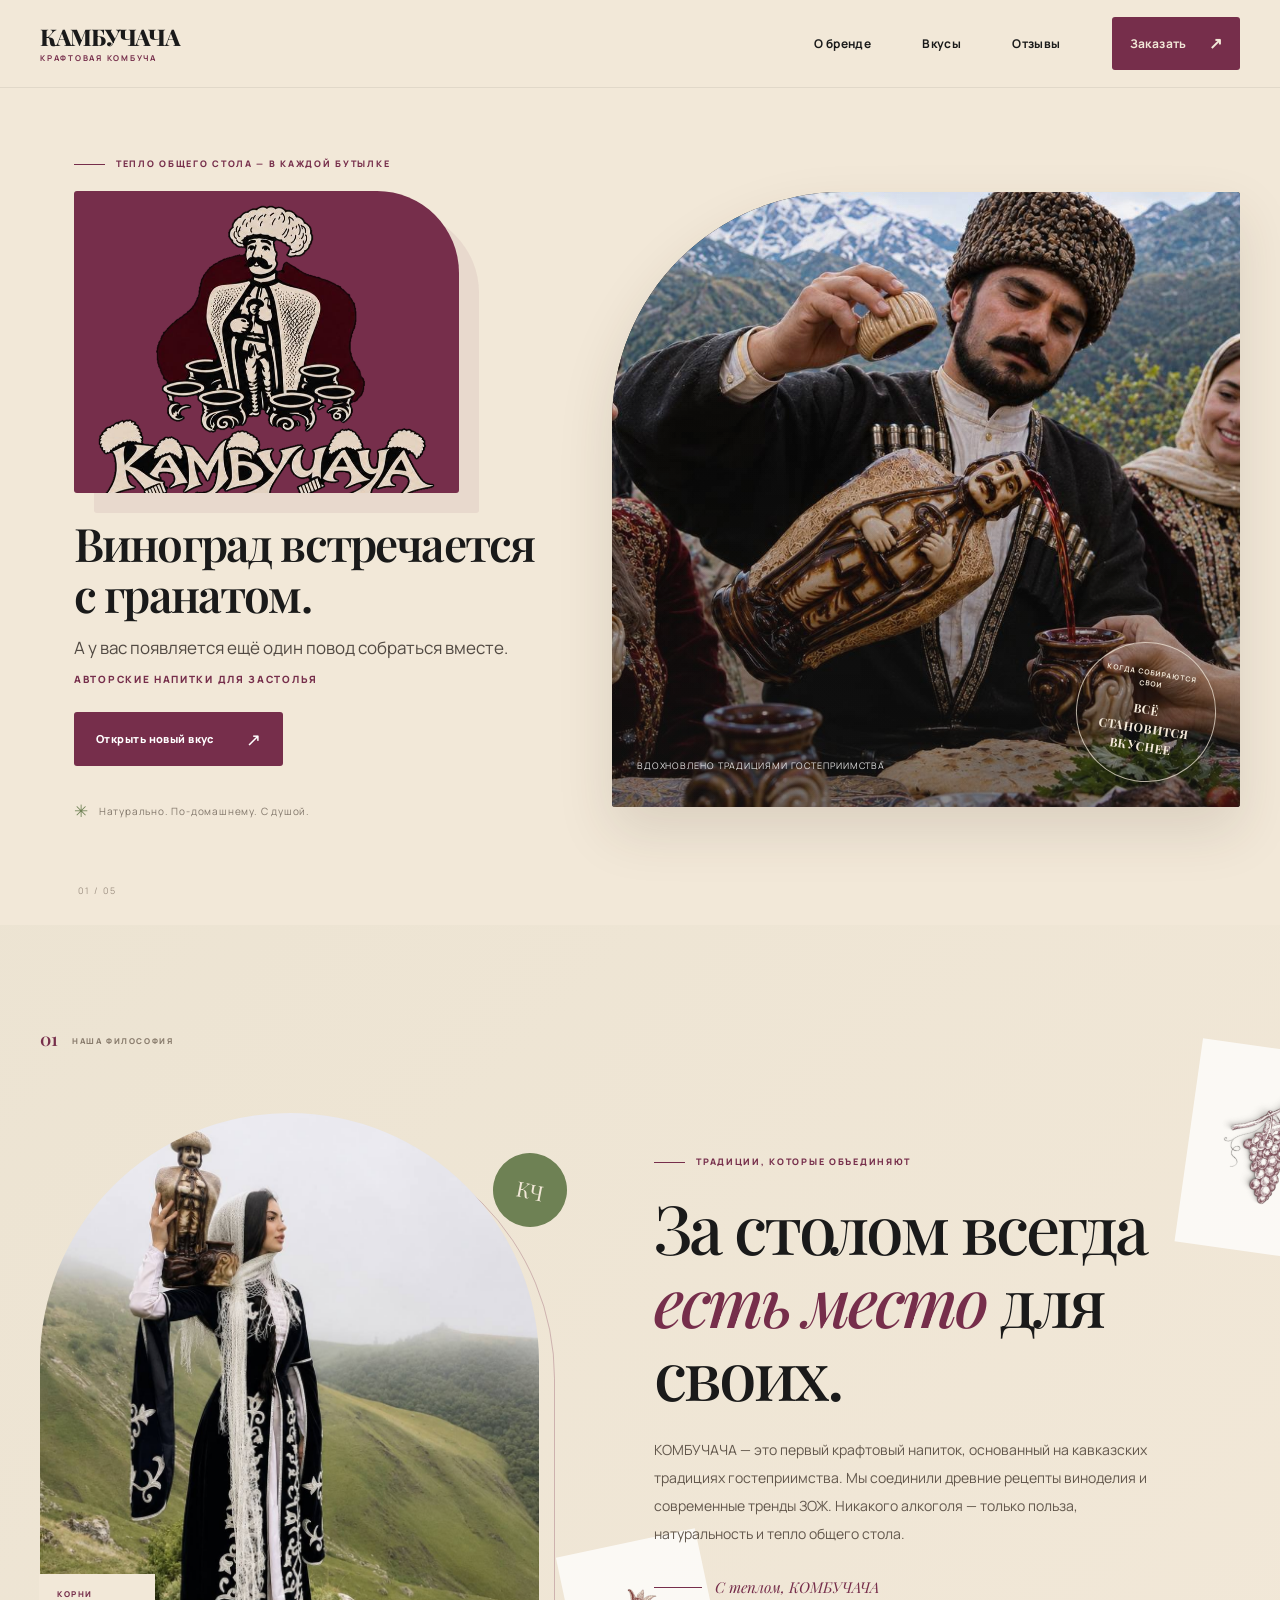
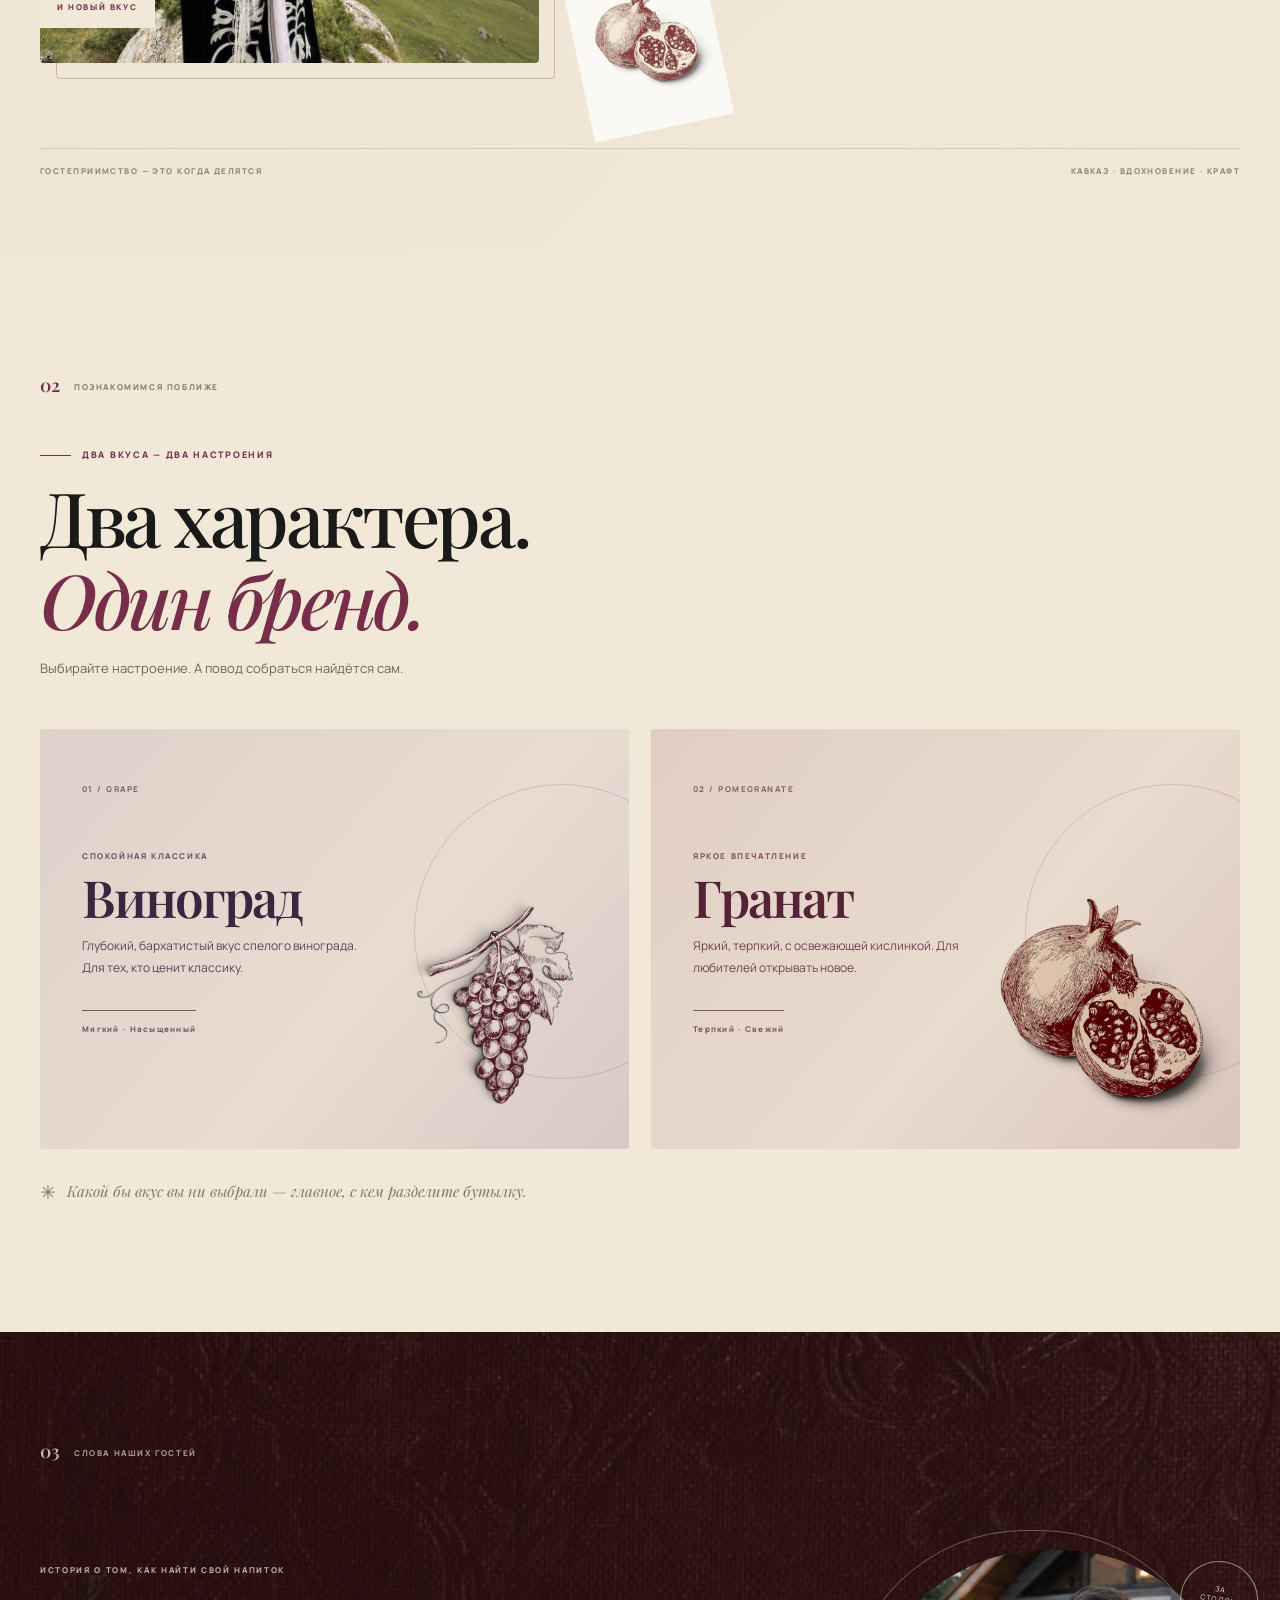
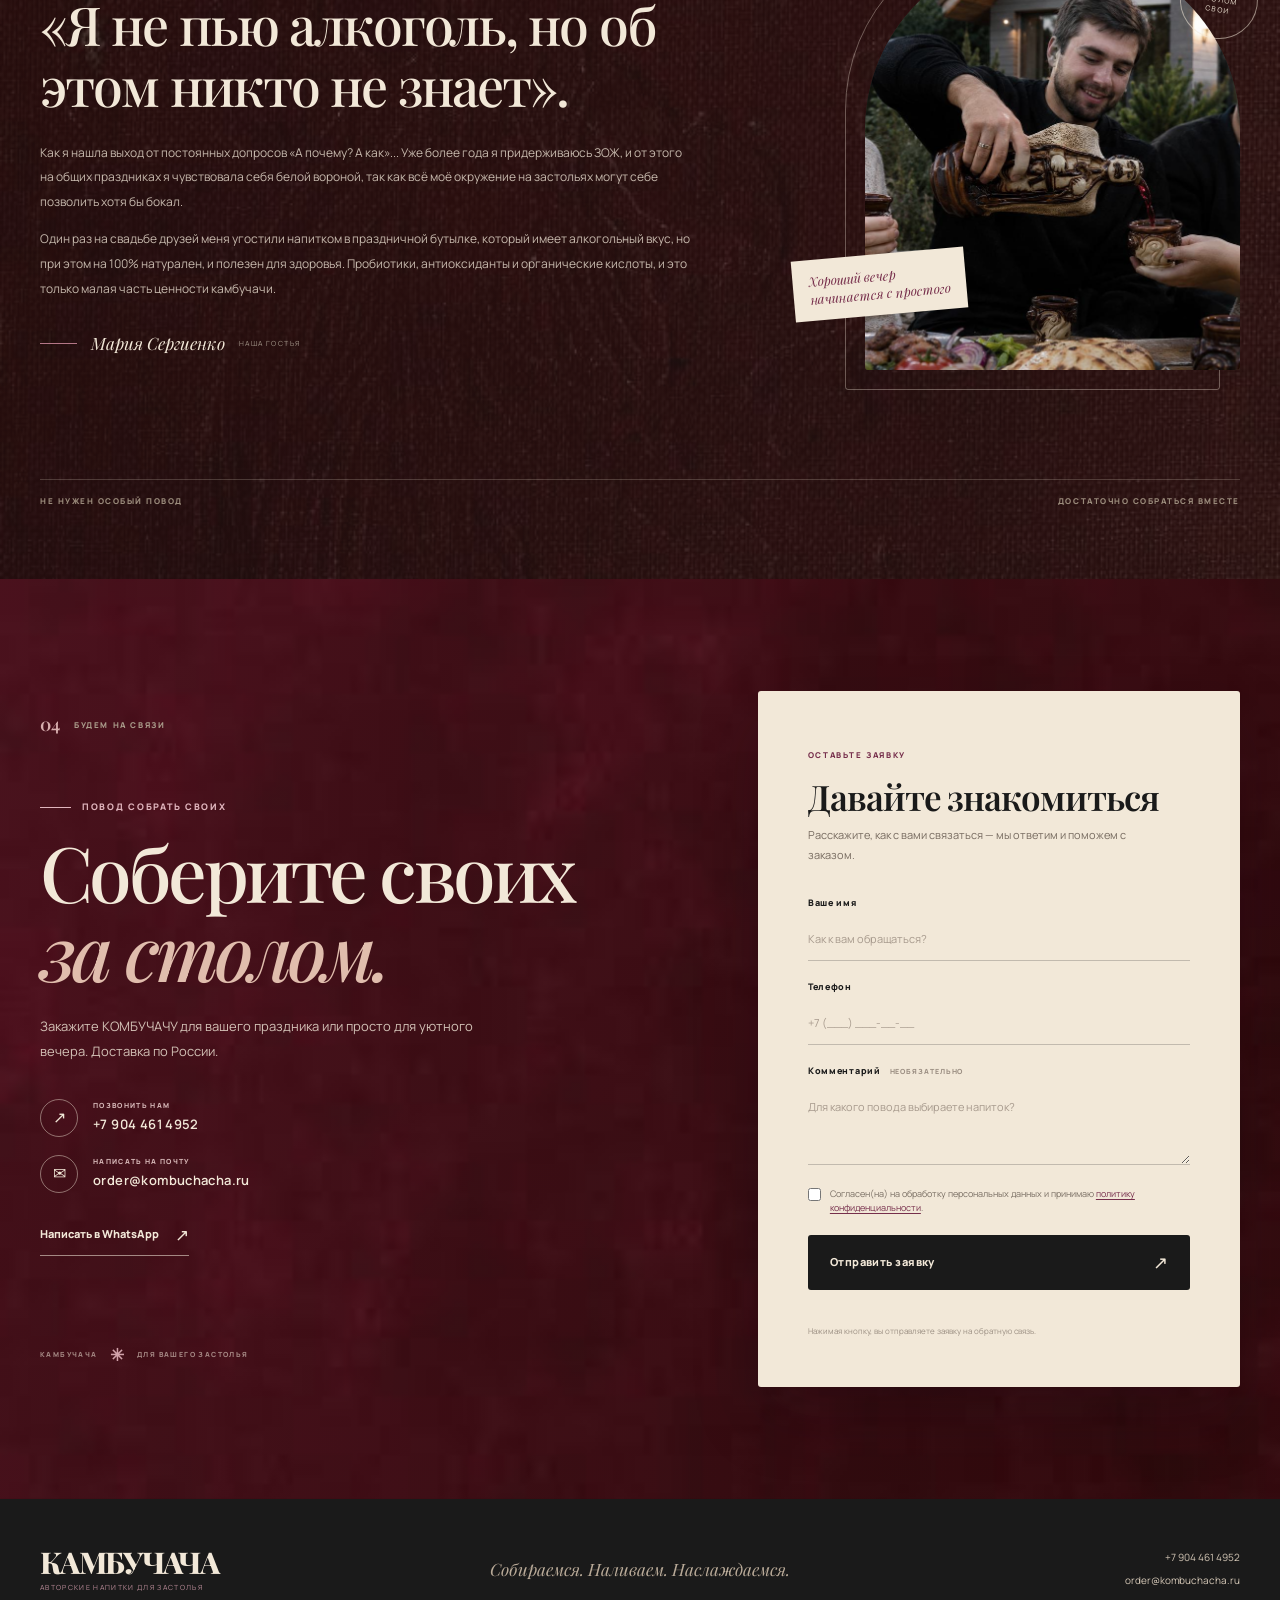
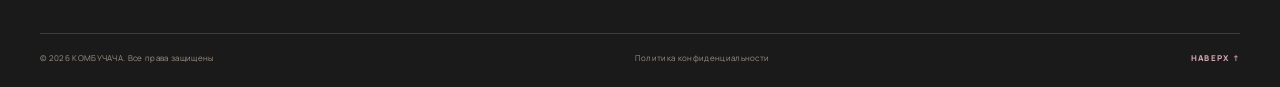
<file: index.html>
<!doctype html>
<html lang="ru">
<head>
  <meta charset="utf-8">
  <meta name="viewport" content="width=device-width, initial-scale=1">
  <meta name="theme-color" content="#F2E8D8">
  <title>КОМБУЧАЧА — крафтовая комбуча со вкусом винограда и граната</title>
  <meta name="description" content="Натуральный напиток на основе кавказских традиций. Без алкоголя. Пробиотики и антиоксиданты. Закажите для застолья.">
  <meta property="og:type" content="website">
  <meta property="og:title" content="КОМБУЧАЧА — авторские напитки для застолья">
  <meta property="og:description" content="Виноград встречается с гранатом. А у вас появляется ещё один повод собраться вместе.">
  <meta property="og:image" content="assets/feast-1.jpg">
  <link rel="preconnect" href="https://fonts.googleapis.com">
  <link rel="preconnect" href="https://fonts.gstatic.com" crossorigin>
  <link href="https://fonts.googleapis.com/css2?family=Manrope:wght@400;500;600;700;800&family=Playfair+Display:wght@500;600;700;800&display=swap" rel="stylesheet">
  <link rel="stylesheet" href="styles.css">
</head>
<body>
  <div class="cursor-dot" aria-hidden="true"></div>
  <header class="site-header" id="top">
    <div class="header-inner">
      <a class="wordmark" href="#top" aria-label="КОМБУЧАЧА — на главную">
        <span class="wordmark-name">КАМБУЧАЧА</span>
        <span class="wordmark-caption">КРАФТОВАЯ КОМБУЧА</span>
      </a>

      <button class="menu-toggle" type="button" aria-label="Открыть меню" aria-expanded="false" aria-controls="main-nav">
        <span></span><span></span>
      </button>

      <nav class="main-nav" id="main-nav" aria-label="Главная навигация">
        <a href="#story">О бренде</a>
        <a href="#flavours">Вкусы</a>
        <a href="#review">Отзывы</a>
        <a class="nav-order" href="#order">Заказать <span aria-hidden="true">↗</span></a>
      </nav>
    </div>
  </header>

  <main>
    <section class="hero section-shell" aria-labelledby="hero-title">
      <div class="hero-copy">
        <p class="eyebrow"><span class="eyebrow-line"></span> ТЕПЛО ОБЩЕГО СТОЛА — В КАЖДОЙ БУТЫЛКЕ</p>
        <div class="hero-logo-card" aria-label="Логотип КАМБУЧАЧА">
          <img class="hero-logo" src="assets/brand-logo.png" alt="КАМБУЧАЧА — авторские напитки для застолья">
        </div>
        <h1 id="hero-title" class="hero-title">Виноград встречается с гранатом.</h1>
        <p class="hero-lead">А у вас появляется ещё один повод собраться вместе.</p>
        <p class="hero-subtitle">Авторские напитки для застолья</p>
        <a class="button button-primary" href="#flavours">
          Открыть новый вкус
          <span class="button-arrow" aria-hidden="true">↗</span>
        </a>
        <div class="hero-note"><span class="note-mark">✳</span> Натурально. По-домашнему. С душой.</div>
      </div>

      <div class="hero-visual" data-parallax>
        <img src="assets/feast-1.jpg" alt="Друзья в горах делятся напитком за общим столом" fetchpriority="high">
        <div class="hero-photo-shade"></div>
        <div class="photo-stamp">
          <span class="stamp-top">КОГДА СОБИРАЮТСЯ СВОИ</span>
          <span class="stamp-bottom">ВСЁ СТАНОВИТСЯ ВКУСНЕЕ</span>
        </div>
        <span class="hero-photo-caption">Вдохновлено традициями гостеприимства</span>
      </div>
      <div class="hero-index" aria-hidden="true">01 / 05</div>
    </section>

    <section class="story section-pad" id="story" aria-labelledby="story-title">
      <div class="section-kicker reveal"><span>01</span><span>НАША ФИЛОСОФИЯ</span></div>
      <div class="story-grid">
        <div class="story-photo-wrap reveal">
          <img class="story-photo" src="assets/heritage-portrait.jpg" alt="Кавказский традиционный костюм на фоне гор" loading="lazy">
          <div class="story-photo-label"><span>КОРНИ</span><span>И НОВЫЙ ВКУС</span></div>
          <div class="story-photo-number">КЧ</div>
        </div>

        <div class="story-copy reveal">
          <p class="eyebrow"><span class="eyebrow-line"></span> ТРАДИЦИИ, КОТОРЫЕ ОБЪЕДИНЯЮТ</p>
          <h2 class="section-title" id="story-title">За столом всегда <em>есть место</em> для своих.</h2>
          <p class="story-text">КОМБУЧАЧА — это первый крафтовый напиток, основанный на кавказских традициях гостеприимства. Мы соединили древние рецепты виноделия и современные тренды ЗОЖ. Никакого алкоголя — только польза, натуральность и тепло общего стола.</p>
          <div class="story-signature"><span class="signature-line"></span><span>С теплом, КОМБУЧАЧА</span></div>
          <img class="story-fruit story-pomegranate" src="assets/pomegranate.png" alt="" aria-hidden="true" loading="lazy">
          <img class="story-fruit story-grapes" src="assets/grapes.png" alt="" aria-hidden="true" loading="lazy">
        </div>
      </div>
      <div class="story-bottomline"><span>ГОСТЕПРИИМСТВО — ЭТО КОГДА ДЕЛЯТСЯ</span><span>КАВКАЗ · ВДОХНОВЕНИЕ · КРАФТ</span></div>
    </section>

    <section class="flavours section-pad" id="flavours" aria-labelledby="flavours-title">
      <div class="flavours-heading reveal">
        <div class="section-kicker"><span>02</span><span>ПОЗНАКОМИМСЯ ПОБЛИЖЕ</span></div>
        <p class="eyebrow"><span class="eyebrow-line"></span> ДВА ВКУСА — ДВА НАСТРОЕНИЯ</p>
        <h2 class="section-title" id="flavours-title">Два характера.<br><em>Один бренд.</em></h2>
        <p class="flavours-intro">Выбирайте настроение. А повод собраться найдётся сам.</p>
      </div>

      <div class="flavour-grid">
        <article class="flavour-card flavour-grape reveal">
          <div class="flavour-card-content">
            <span class="flavour-number">01 / GRAPE</span>
            <p class="flavour-overline">СПОКОЙНАЯ КЛАССИКА</p>
            <h3>Виноград</h3>
            <p>Глубокий, бархатистый вкус спелого винограда. Для тех, кто ценит классику.</p>
            <span class="flavour-tag">Мягкий · Насыщенный</span>
          </div>
          <img class="flavour-image grape-image" src="assets/grapes.png" alt="Гравюра с гроздью винограда" loading="lazy">
          <span class="flavour-orbit" aria-hidden="true"></span>
        </article>

        <article class="flavour-card flavour-pomegranate reveal">
          <div class="flavour-card-content">
            <span class="flavour-number">02 / POMEGRANATE</span>
            <p class="flavour-overline">ЯРКОЕ ВПЕЧАТЛЕНИЕ</p>
            <h3>Гранат</h3>
            <p>Яркий, терпкий, с освежающей кислинкой. Для любителей открывать новое.</p>
            <span class="flavour-tag">Терпкий · Свежий</span>
          </div>
          <img class="flavour-image pomegranate-image" src="assets/pomegranate.png" alt="Гравюра с целым и разрезанным гранатом" loading="lazy">
          <span class="flavour-orbit" aria-hidden="true"></span>
        </article>
      </div>
      <div class="flavours-footnote"><span class="footnote-star">✳</span> Какой бы вкус вы ни выбрали — главное, с кем разделите бутылку.</div>
    </section>

    <section class="review section-pad" id="review" aria-labelledby="review-title">
      <div class="review-texture" aria-hidden="true"></div>
      <div class="section-kicker section-kicker-light reveal"><span>03</span><span>СЛОВА НАШИХ ГОСТЕЙ</span></div>
      <div class="review-grid">
        <div class="review-copy reveal">
          <p class="review-label">ИСТОРИЯ О ТОМ, КАК НАЙТИ СВОЙ НАПИТОК</p>
          <h2 id="review-title" class="review-title">«Я не пью алкоголь, но об этом никто не знает».</h2>
          <blockquote class="review-quote">
            <p>Как я нашла выход от постоянных допросов «А почему? А как»... Уже более года я придерживаюсь ЗОЖ, и от этого на общих праздниках я чувствовала себя белой вороной, так как всё моё окружение на застольях могут себе позволить хотя бы бокал.</p>
            <p>Один раз на свадьбе друзей меня угостили напитком в праздничной бутылке, который имеет алкогольный вкус, но при этом на 100% натурален, и полезен для здоровья. Пробиотики, антиоксиданты и органические кислоты, и это только малая часть ценности камбучачи.</p>
          </blockquote>
          <div class="review-author"><span class="author-rule"></span><span class="author-name">Мария Сергиенко</span><span class="author-caption">НАША ГОСТЬЯ</span></div>
        </div>
        <div class="review-visual reveal">
          <div class="review-photo-frame">
            <img src="assets/feast-2.jpg" alt="Компания друзей разливает напиток за праздничным столом" loading="lazy">
          </div>
          <span class="review-photo-note">Хороший вечер<br>начинается с простого</span>
          <span class="review-seal" aria-hidden="true">ЗА<br>СТОЛОМ<br>СВОИ</span>
        </div>
      </div>
      <div class="review-bottomline"><span>НЕ НУЖЕН ОСОБЫЙ ПОВОД</span><span>ДОСТАТОЧНО СОБРАТЬСЯ ВМЕСТЕ</span></div>
    </section>

    <section class="order section-pad" id="order" aria-labelledby="order-title">
      <div class="order-texture" aria-hidden="true"></div>
      <div class="order-grid">
        <div class="order-copy reveal">
          <div class="section-kicker section-kicker-light"><span>04</span><span>БУДЕМ НА СВЯЗИ</span></div>
          <p class="eyebrow eyebrow-light"><span class="eyebrow-line"></span> ПОВОД СОБРАТЬ СВОИХ</p>
          <h2 class="order-title" id="order-title">Соберите своих <em>за столом.</em></h2>
          <p class="order-lead">Закажите КОМБУЧАЧУ для вашего праздника или просто для уютного вечера. Доставка по России.</p>
          <div class="contact-list">
            <a href="tel:+79044614952" class="contact-link"><span class="contact-icon" aria-hidden="true">↗</span><span><small>ПОЗВОНИТЬ НАМ</small><strong>+7 904 461 4952</strong></span></a>
            <a href="mailto:order@kombuchacha.ru" class="contact-link"><span class="contact-icon" aria-hidden="true">✉</span><span><small>НАПИСАТЬ НА ПОЧТУ</small><strong>order@kombuchacha.ru</strong></span></a>
          </div>
          <a class="whatsapp-link" href="https://wa.me/79044614952" target="_blank" rel="noopener noreferrer">Написать в WhatsApp <span aria-hidden="true">↗</span></a>
          <div class="order-mark"><span>КАМБУЧАЧА</span><span class="order-mark-star">✳</span><span>ДЛЯ ВАШЕГО ЗАСТОЛЬЯ</span></div>
        </div>

        <div class="form-card reveal">
          <div class="form-heading">
            <span class="form-kicker">ОСТАВЬТЕ ЗАЯВКУ</span>
            <h3>Давайте знакомиться</h3>
            <p>Расскажите, как с вами связаться — мы ответим и поможем с заказом.</p>
          </div>
          <form class="contact-form" id="contact-form" action="send.php" method="post">
            <div class="form-row">
              <label for="name">Ваше имя</label>
              <input id="name" name="name" type="text" placeholder="Как к вам обращаться?" autocomplete="name" required maxlength="100">
            </div>
            <div class="form-row">
              <label for="phone">Телефон</label>
              <input id="phone" name="phone" type="tel" placeholder="+7 (___) ___-__-__" autocomplete="tel" required maxlength="30">
            </div>
            <div class="form-row">
              <label for="comment">Комментарий <span>НЕОБЯЗАТЕЛЬНО</span></label>
              <textarea id="comment" name="comment" rows="3" placeholder="Для какого повода выбираете напиток?" maxlength="1500"></textarea>
            </div>
            <div class="form-trap" aria-hidden="true">
              <label for="website">Не заполняйте это поле</label>
              <input id="website" name="website" type="text" tabindex="-1" autocomplete="off">
            </div>
            <label class="consent-row">
              <input type="checkbox" name="consent" value="1" required>
              <span>Согласен(на) на обработку персональных данных и принимаю <a href="privacy.html" target="_blank">политику конфиденциальности</a>.</span>
            </label>
            <button class="button button-dark form-submit" type="submit">
              Отправить заявку
              <span class="button-arrow" aria-hidden="true">↗</span>
            </button>
            <p class="form-message" id="form-message" role="status" aria-live="polite"></p>
            <p class="form-privacy">Нажимая кнопку, вы отправляете заявку на обратную связь.</p>
          </form>
        </div>
      </div>
    </section>
  </main>

  <footer class="site-footer">
    <div class="footer-main">
      <a class="footer-brand" href="#top" aria-label="КАМБУЧАЧА — наверх">
        <span class="footer-brand-name">КАМБУЧАЧА</span>
        <span class="footer-brand-caption">АВТОРСКИЕ НАПИТКИ ДЛЯ ЗАСТОЛЬЯ</span>
      </a>
      <p class="footer-motto">Собираемся. Наливаем. Наслаждаемся.</p>
      <div class="footer-contacts"><a href="tel:+79044614952">+7 904 461 4952</a><a href="mailto:order@kombuchacha.ru">order@kombuchacha.ru</a></div>
    </div>
    <div class="footer-bottom">
      <span>© 2026 КОМБУЧАЧА. Все права защищены</span>
      <a href="privacy.html">Политика конфиденциальности</a>
      <a href="#top" class="back-top">НАВЕРХ ↑</a>
    </div>
  </footer>
  <script src="script.js"></script>
</body>
</html>
</file>
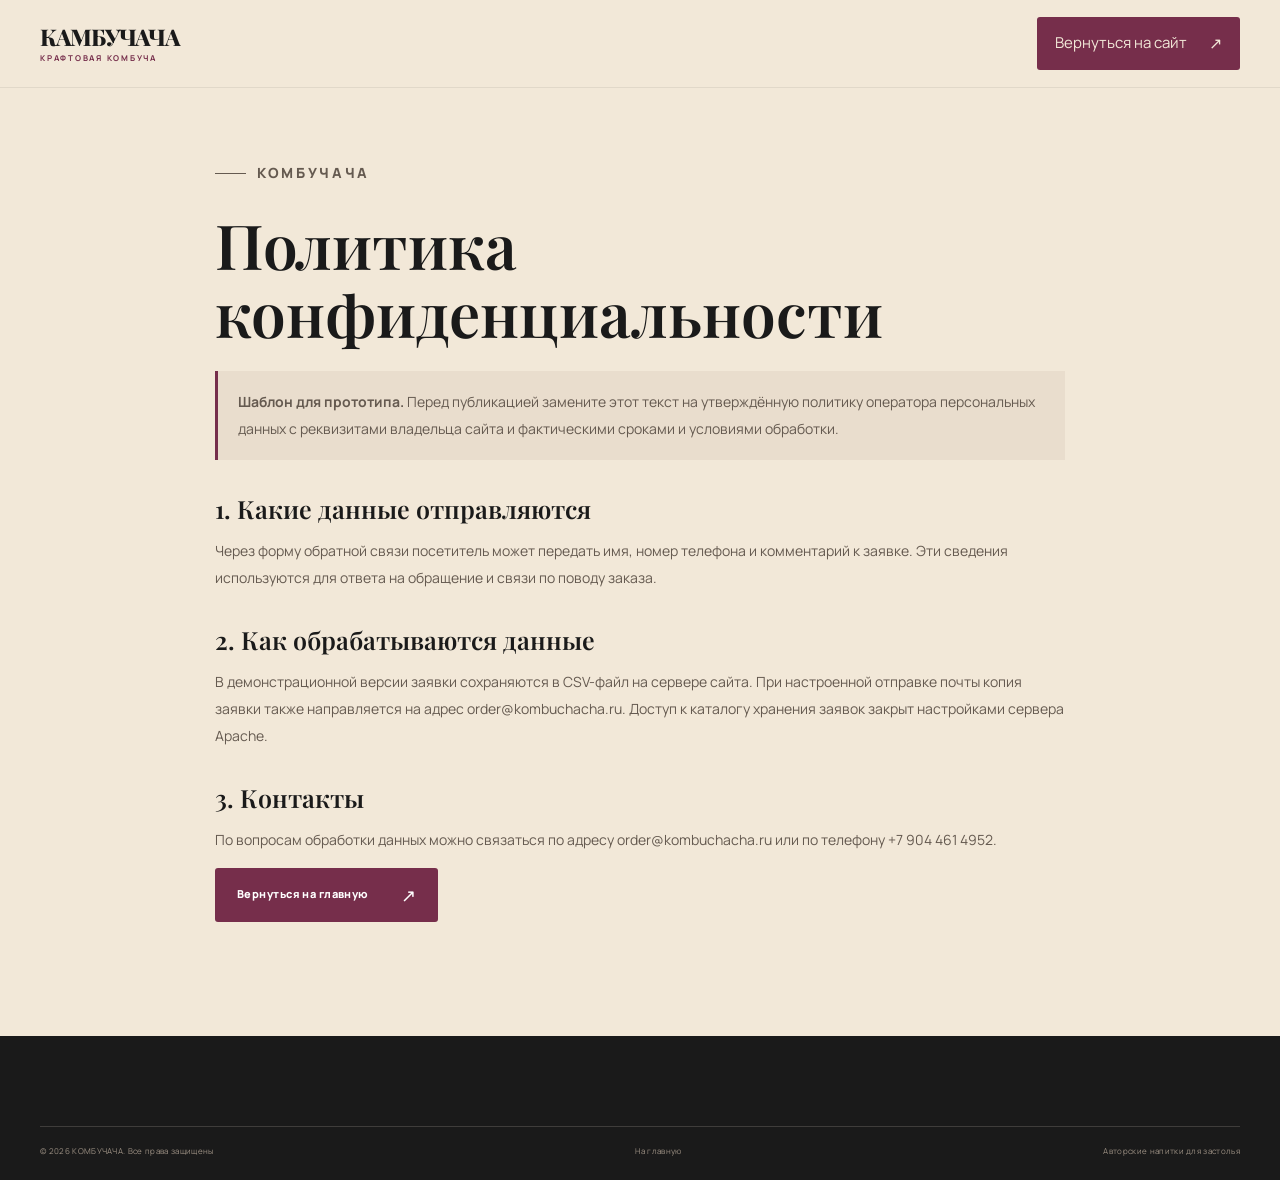
<file: privacy.html>
<!doctype html>
<html lang="ru">
<head>
  <meta charset="utf-8">
  <meta name="viewport" content="width=device-width, initial-scale=1">
  <meta name="theme-color" content="#F2E8D8">
  <title>Политика конфиденциальности — КОМБУЧАЧА</title>
  <link rel="preconnect" href="https://fonts.googleapis.com">
  <link rel="preconnect" href="https://fonts.gstatic.com" crossorigin>
  <link href="https://fonts.googleapis.com/css2?family=Manrope:wght@400;500;600;700;800&family=Playfair+Display:wght@500;600;700&display=swap" rel="stylesheet">
  <link rel="stylesheet" href="styles.css">
  <style>
    .policy-page { width: min(850px, calc(100% - 40px)); margin: 0 auto; padding: 72px 0 100px; }
    .policy-page h1 { margin: 12px 0 24px; font: 600 clamp(38px, 6vw, 62px)/1.1 var(--serif); }
    .policy-page h2 { margin: 34px 0 10px; font: 600 25px/1.2 var(--serif); }
    .policy-page p, .policy-page li { color: #655a50; font-size: 14px; line-height: 1.9; }
    .policy-note { padding: 18px 20px; background: #e9ddcd; border-left: 3px solid var(--pomegranate); }
  </style>
</head>
<body>
  <header class="site-header"><div class="header-inner"><a class="wordmark" href="index.html"><span class="wordmark-name">КАМБУЧАЧА</span><span class="wordmark-caption">КРАФТОВАЯ КОМБУЧА</span></a><a class="nav-order" href="index.html#order">Вернуться на сайт <span>↗</span></a></div></header>
  <main class="policy-page">
    <p class="eyebrow"><span class="eyebrow-line"></span> КОМБУЧАЧА</p>
    <h1>Политика конфиденциальности</h1>
    <p class="policy-note"><strong>Шаблон для прототипа.</strong> Перед публикацией замените этот текст на утверждённую политику оператора персональных данных с реквизитами владельца сайта и фактическими сроками и условиями обработки.</p>
    <h2>1. Какие данные отправляются</h2>
    <p>Через форму обратной связи посетитель может передать имя, номер телефона и комментарий к заявке. Эти сведения используются для ответа на обращение и связи по поводу заказа.</p>
    <h2>2. Как обрабатываются данные</h2>
    <p>В демонстрационной версии заявки сохраняются в CSV-файл на сервере сайта. При настроенной отправке почты копия заявки также направляется на адрес order@kombuchacha.ru. Доступ к каталогу хранения заявок закрыт настройками сервера Apache.</p>
    <h2>3. Контакты</h2>
    <p>По вопросам обработки данных можно связаться по адресу <a href="mailto:order@kombuchacha.ru">order@kombuchacha.ru</a> или по телефону <a href="tel:+79044614952">+7 904 461 4952</a>.</p>
    <p><a class="button button-primary" href="index.html">Вернуться на главную <span class="button-arrow">↗</span></a></p>
  </main>
  <footer class="site-footer"><div class="footer-bottom"><span>© 2026 КОМБУЧАЧА. Все права защищены</span><a href="index.html">На главную</a><span>Авторские напитки для застолья</span></div></footer>
</body>
</html>
</file>
<file: styles.css>
:root {
  --pomegranate: #762E4B;
  --grape: #67416F;
  --olive: #6E8154;
  --cream: #F2E8D8;
  --dark: #1A1A1A;
  --ink-soft: #524A43;
  --cream-muted: #c9b9a5;
  --grape-soft: color-mix(in srgb, var(--grape) 14%, var(--cream));
  --grape-softer: color-mix(in srgb, var(--grape) 7%, var(--cream));
  --grape-rich: color-mix(in srgb, var(--grape) 19%, var(--cream));
  --pomegranate-soft: color-mix(in srgb, var(--pomegranate) 14%, var(--cream));
  --pomegranate-softer: color-mix(in srgb, var(--pomegranate) 7%, var(--cream));
  --pomegranate-rich: color-mix(in srgb, var(--pomegranate) 19%, var(--cream));
  --serif: "Playfair Display", Georgia, serif;
  --sans: "Manrope", Arial, sans-serif;
  --container: 1320px;
  --ease: cubic-bezier(.22,.68,0,1);
}

* { box-sizing: border-box; }
html { scroll-behavior: smooth; scroll-padding-top: 92px; }
body {
  margin: 0;
  color: var(--dark);
  background-color: var(--cream);
  background-image: radial-gradient(rgba(103,65,111,.035) .65px, transparent .65px);
  background-size: 8px 8px;
  font-family: var(--sans);
  font-size: 15px;
  line-height: 1.65;
  -webkit-font-smoothing: antialiased;
  overflow-x: hidden;
}
body.menu-open { overflow: hidden; }
img { display: block; max-width: 100%; }
a { color: inherit; text-decoration: none; }
button, input, textarea { font: inherit; }
button, a { -webkit-tap-highlight-color: transparent; }
::selection { color: var(--cream); background: var(--pomegranate); }

.cursor-dot {
  position: fixed;
  z-index: 1000;
  top: 0;
  left: 0;
  width: 8px;
  height: 8px;
  border-radius: 50%;
  background: var(--pomegranate);
  pointer-events: none;
  opacity: 0;
  transform: translate(-50%, -50%);
  transition: width .22s ease, height .22s ease, opacity .2s ease, background .2s ease;
}
.cursor-dot.is-visible { opacity: 1; }
.cursor-dot.is-hover { width: 34px; height: 34px; background: rgba(118,46,75,.18); border: 1px solid var(--pomegranate); }

.site-header {
  position: sticky;
  top: 0;
  z-index: 100;
  height: 88px;
  background: rgba(242,232,216,.94);
  border-bottom: 1px solid rgba(26,26,26,.08);
  backdrop-filter: blur(14px);
}
.header-inner {
  width: min(var(--container), calc(100% - 80px));
  height: 100%;
  margin: 0 auto;
  display: flex;
  align-items: center;
  justify-content: space-between;
}
.wordmark { display: inline-flex; flex-direction: column; line-height: 1; gap: 6px; }
.wordmark-name { font-family: var(--serif); font-size: 23px; font-weight: 800; letter-spacing: -.055em; }
.wordmark-caption { font-size: 8px; letter-spacing: .22em; font-weight: 700; color: var(--pomegranate); }
.main-nav { display: flex; align-items: center; gap: clamp(26px, 4vw, 58px); font-size: 12px; font-weight: 700; letter-spacing: .03em; }
.main-nav a:not(.nav-order) { position: relative; padding: 10px 0; }
.main-nav a:not(.nav-order)::after { content: ""; position: absolute; left: 0; right: 100%; bottom: 4px; height: 1px; background: var(--pomegranate); transition: right .3s var(--ease); }
.main-nav a:not(.nav-order):hover::after { right: 0; }
.nav-order { display: inline-flex; align-items: center; gap: 22px; padding: 13px 18px; color: var(--cream); background: var(--pomegranate); border-radius: 3px; transition: background .25s ease, transform .25s ease; }
.nav-order span { font-size: 16px; }
.nav-order:hover { background: #5e2038; transform: translateY(-2px); }
.menu-toggle { display: none; }

.section-shell { width: min(var(--container), calc(100% - 80px)); margin: 0 auto; }
.section-pad { padding: 120px max(40px, calc((100vw - var(--container))/2)); }
.eyebrow { margin: 0 0 24px; display: flex; align-items: center; gap: 11px; color: var(--pomegranate); font-size: 9px; line-height: 1.4; font-weight: 800; letter-spacing: .19em; }
.eyebrow-line { width: 31px; height: 1px; display: inline-block; background: currentColor; }

/* Hero */
.hero { min-height: 710px; padding-top: 48px; padding-bottom: 62px; display: grid; grid-template-columns: minmax(0, .9fr) minmax(0, 1.1fr); gap: 58px; align-items: center; position: relative; }
.hero-copy { position: relative; z-index: 2; padding: 22px 0 38px 34px; }
.hero-copy .eyebrow { margin-bottom: 20px; }
.hero-logo-card {
  width: min(100%, 385px);
  height: 302px;
  margin: 0 0 25px;
  display: grid;
  place-items: center;
  padding: 8px 18px;
  overflow: hidden;
  background: var(--pomegranate);
  border-radius: 3px 82px 3px 3px;
  box-shadow: 20px 20px 0 rgba(118,46,75,.08);
  animation: logo-breathe 7s ease-in-out infinite;
}
.hero-logo { width: auto; height: 100%; max-width: 100%; object-fit: contain; }
.hero-title { max-width: 540px; margin: 0; font-family: var(--serif); font-size: clamp(34px, 3.6vw, 52px); line-height: 1.12; font-weight: 600; letter-spacing: -.04em; }
.hero-lead { max-width: 465px; margin: 13px 0 9px; color: var(--ink-soft); font-size: 17px; line-height: 1.65; }
.hero-subtitle { margin: 0 0 25px; color: var(--pomegranate); font-size: 10px; letter-spacing: .17em; font-weight: 800; text-transform: uppercase; }
.button { min-height: 54px; width: fit-content; display: inline-flex; align-items: center; justify-content: space-between; gap: 32px; padding: 0 22px; border: 0; border-radius: 3px; cursor: pointer; font-size: 11px; font-weight: 800; letter-spacing: .04em; transition: transform .25s ease, background .25s ease, box-shadow .25s ease; }
.button:hover { transform: translateY(-3px); box-shadow: 0 12px 25px rgba(26,26,26,.13); }
.button-primary { color: #fff; background: var(--pomegranate); }
.button-primary:hover { background: #5f2239; }
.button-arrow { font-size: 18px; font-weight: 400; line-height: 1; }
.hero-note { display: flex; align-items: center; gap: 10px; margin-top: 31px; color: #81766a; font-size: 10px; letter-spacing: .08em; }
.note-mark { color: var(--olive); font-size: 17px; }
.hero-visual { height: 615px; min-height: 520px; position: relative; overflow: hidden; border-radius: 230px 3px 3px 3px; background: var(--dark); box-shadow: 0 24px 55px rgba(63,44,30,.13); }
.hero-visual img { width: 100%; height: 100%; object-fit: cover; object-position: 52% center; transform: scale(1.035); transition: transform 1s var(--ease); }
.hero-visual:hover img { transform: scale(1.075); }
.hero-photo-shade { position: absolute; inset: 0; background: linear-gradient(180deg, rgba(26,26,26,.04) 30%, rgba(26,26,26,.5) 100%), linear-gradient(90deg, rgba(26,26,26,.07), transparent 48%); pointer-events: none; }
.photo-stamp { position: absolute; right: 24px; bottom: 25px; width: 140px; height: 140px; display: flex; flex-direction: column; justify-content: center; align-items: center; gap: 10px; border: 1px solid rgba(242,232,216,.72); border-radius: 50%; color: var(--cream); text-align: center; transform: rotate(9deg); }
.stamp-top, .stamp-bottom { max-width: 95px; font-size: 7px; letter-spacing: .15em; line-height: 1.55; font-weight: 700; }
.stamp-bottom { font-family: var(--serif); font-size: 12px; letter-spacing: .04em; }
.hero-photo-caption { position: absolute; left: 25px; bottom: 33px; color: rgba(255,255,255,.87); font-size: 9px; letter-spacing: .1em; text-transform: uppercase; }
.hero-index { position: absolute; bottom: 27px; left: 38px; color: #9e9183; font-size: 9px; letter-spacing: .2em; }

/* Story */
.story { position: relative; overflow: hidden; padding-top: 100px; padding-bottom: 78px; background: linear-gradient(135deg, rgba(110,129,84,.045), rgba(242,232,216,.18)), var(--cream); }
.section-kicker { display: flex; align-items: center; gap: 14px; color: #897c6d; font-size: 8px; font-weight: 800; letter-spacing: .2em; }
.section-kicker span:first-child { color: var(--pomegranate); font-family: var(--serif); font-size: 18px; font-weight: 600; letter-spacing: 0; }
.story-grid { width: min(var(--container), 100%); margin: 58px auto 0; display: grid; grid-template-columns: .92fr 1.08fr; gap: clamp(60px, 9vw, 132px); align-items: center; }
.story-photo-wrap { position: relative; width: 100%; max-width: 500px; height: 550px; }
.story-photo { width: 100%; height: 100%; object-fit: cover; object-position: 37% center; border-radius: 250px 250px 4px 4px; }
.story-photo-wrap::after { content: ""; position: absolute; inset: 16px -16px -16px 16px; border: 1px solid rgba(118,46,75,.28); border-radius: 250px 250px 4px 4px; z-index: -1; }
.story-photo-label { position: absolute; left: -1px; bottom: 35px; padding: 14px 18px; display: flex; flex-direction: column; background: var(--cream); color: var(--pomegranate); font-size: 8px; line-height: 1.6; letter-spacing: .2em; font-weight: 800; }
.story-photo-number { position: absolute; top: 40px; right: -28px; width: 74px; height: 74px; display: grid; place-items: center; border-radius: 50%; background: var(--olive); color: var(--cream); font-family: var(--serif); font-size: 21px; transform: rotate(11deg); }
.story-copy { position: relative; max-width: 610px; padding: 10px 10px 30px 0; }
.story-copy .eyebrow { margin-bottom: 22px; }
.section-title { margin: 0; font-family: var(--serif); font-size: clamp(42px, 5.3vw, 68px); font-weight: 500; line-height: 1.08; letter-spacing: -.045em; }
.section-title em { color: var(--pomegranate); font-weight: 500; }
.story-text { max-width: 520px; margin: 26px 0 27px; color: #62574c; font-size: 14px; line-height: 2; }
.story-signature { display: flex; align-items: center; gap: 13px; color: var(--pomegranate); font-family: var(--serif); font-size: 15px; font-style: italic; }
.signature-line { width: 48px; height: 1px; background: var(--pomegranate); }
.story-fruit { position: absolute; width: 160px; opacity: .74; mix-blend-mode: multiply; pointer-events: none; }
.story-pomegranate { left: -80px; bottom: -100px; width: 142px; transform: rotate(-12deg); }
.story-grapes { right: -102px; top: -98px; width: 154px; transform: rotate(8deg); }
.story-bottomline { width: min(var(--container), 100%); margin: 85px auto 0; padding-top: 15px; display: flex; justify-content: space-between; gap: 20px; border-top: 1px solid rgba(26,26,26,.15); color: #938576; font-size: 8px; font-weight: 800; letter-spacing: .18em; }

/* Flavours */
.flavours { overflow: hidden; padding-top: 116px; padding-bottom: 125px; }
.flavours-heading { width: min(var(--container), 100%); margin: 0 auto 50px; position: relative; }
.flavours-heading .section-kicker { margin-bottom: 48px; }
.flavours-heading .eyebrow { margin-bottom: 14px; }
.flavours-heading .section-title { font-size: clamp(48px, 6vw, 76px); }
.flavours-intro { margin: 18px 0 0; color: #716559; font-size: 13px; }
.flavour-grid { width: min(var(--container), 100%); margin: 0 auto; display: grid; grid-template-columns: 1fr 1fr; gap: 22px; }
.flavour-card { position: relative; min-height: 420px; padding: 46px 42px; overflow: hidden; isolation: isolate; border-radius: 3px; }
.flavour-grape { background: linear-gradient(130deg, var(--grape-soft) 0%, var(--grape-softer) 58%, var(--grape-rich) 100%); color: #3a263f; }
.flavour-pomegranate { background: linear-gradient(130deg, var(--pomegranate-soft) 0%, var(--pomegranate-softer) 58%, var(--pomegranate-rich) 100%); color: #552338; }
.flavour-card-content { position: relative; z-index: 2; width: 62%; }
.flavour-number { display: inline-block; margin-bottom: 54px; font-size: 8px; font-weight: 800; letter-spacing: .18em; opacity: .62; }
.flavour-overline { margin: 0 0 8px; font-size: 8px; font-weight: 800; letter-spacing: .2em; opacity: .72; }
.flavour-card h3 { margin: 0 0 11px; font-family: var(--serif); font-size: clamp(39px, 4vw, 53px); line-height: 1.05; font-weight: 600; letter-spacing: -.04em; }
.flavour-card-content > p:not(.flavour-overline) { max-width: 285px; margin: 0; font-size: 12px; line-height: 1.85; opacity: .82; }
.flavour-tag { display: inline-flex; margin-top: 30px; padding-top: 11px; border-top: 1px solid currentColor; font-size: 8px; font-weight: 800; letter-spacing: .16em; opacity: .7; }
.flavour-image { position: absolute; z-index: 1; right: -19px; bottom: -45px; width: 52%; height: 90%; object-fit: contain; mix-blend-mode: multiply; transition: transform .65s var(--ease); }
.flavour-pomegranate .flavour-image { right: -24px; bottom: -42px; width: 55%; height: 92%; }
.flavour-card:hover .flavour-image { transform: translateY(-12px) rotate(-4deg); }
.flavour-orbit { position: absolute; z-index: 0; width: 295px; height: 295px; right: -80px; top: 55px; border: 1px solid rgba(103,65,111,.2); border-radius: 50%; }
.flavour-pomegranate .flavour-orbit { border-color: rgba(118,46,75,.18); }
.flavours-footnote { width: min(var(--container), 100%); margin: 27px auto 0; display: flex; align-items: center; gap: 11px; color: #81766a; font-family: var(--serif); font-size: 15px; font-style: italic; }
.footnote-star { color: var(--olive); font-style: normal; font-size: 19px; }

/* Review */
.review { position: relative; isolation: isolate; overflow: hidden; padding-top: 105px; padding-bottom: 72px; color: var(--cream); background: var(--dark); }
/* Тканевый бордовый фон с тиснёным орнаментом — хорошо заметен, но не спорит с текстом. */
.review-texture { position: absolute; inset: 0; z-index: 0; background-image: linear-gradient(120deg, rgba(26,26,26,.48), rgba(26,26,26,.57)), url("assets/bg-texture.jpg"); background-position: center 44%; background-size: cover; opacity: 1; pointer-events: none; }
.order-texture { position: absolute; inset: 0; z-index: 0; background-image: linear-gradient(110deg, rgba(118,46,75,.28), rgba(26,26,26,.22)), url("assets/bg-burgundy.jpg"); background-position: center 52%; background-size: cover; opacity: 1; pointer-events: none; }
.review > *:not(.review-texture), .order > *:not(.order-texture) { position: relative; z-index: 1; }
.section-kicker-light { color: #a99b8a; }
.section-kicker-light span:first-child { color: #d6adad; }
.review-grid { width: min(var(--container), 100%); margin: 63px auto 0; display: grid; grid-template-columns: 1.2fr .8fr; gap: clamp(58px, 9vw, 130px); align-items: center; }
.review-copy { max-width: 790px; }
.review-label { margin: 0 0 18px; color: #c9a7a6; font-size: 8px; font-weight: 800; letter-spacing: .21em; }
.review-title { max-width: 760px; margin: 0 0 25px; color: var(--cream); font-family: var(--serif); font-size: clamp(36px, 4.2vw, 55px); line-height: 1.13; font-weight: 500; letter-spacing: -.035em; }
.review-quote { margin: 0; color: rgba(242,232,216,.78); font-size: 12px; line-height: 2.05; }
.review-quote p { margin: 0 0 13px; }
.review-author { display: flex; align-items: center; gap: 14px; margin-top: 28px; }
.author-rule { width: 37px; height: 1px; background: #b47787; }
.author-name { color: var(--cream); font-family: var(--serif); font-size: 17px; font-style: italic; }
.author-caption { color: #9e9285; font-size: 7px; letter-spacing: .2em; }
.review-visual { position: relative; width: min(100%, 395px); justify-self: end; padding: 20px 0 20px 20px; }
.review-photo-frame { width: 100%; aspect-ratio: 1 / 1.12; overflow: hidden; border-radius: 180px 180px 3px 3px; background: #342d29; }
.review-photo-frame img { width: 100%; height: 100%; object-fit: cover; object-position: 50% center; filter: saturate(.82); }
.review-visual::before { content: ""; position: absolute; top: 0; left: 0; right: 20px; bottom: 0; border: 1px solid rgba(242,232,216,.34); border-radius: 180px 180px 3px 3px; pointer-events: none; }
.review-photo-note { position: absolute; left: -52px; bottom: 75px; padding: 13px 16px; background: var(--cream); color: var(--pomegranate); font-family: var(--serif); font-size: 13px; font-style: italic; line-height: 1.35; transform: rotate(-5deg); }
.review-seal { position: absolute; top: 31px; right: -18px; width: 78px; height: 78px; display: grid; place-content: center; border: 1px solid rgba(242,232,216,.55); border-radius: 50%; color: var(--cream); font-size: 7px; line-height: 1.4; text-align: center; letter-spacing: .2em; transform: rotate(9deg); }
.review-bottomline { width: min(var(--container), 100%); margin: 89px auto 0; padding-top: 14px; display: flex; justify-content: space-between; gap: 20px; border-top: 1px solid rgba(242,232,216,.2); color: #9b8c7c; font-size: 8px; letter-spacing: .19em; font-weight: 800; }

/* Order */
.order { position: relative; isolation: isolate; overflow: hidden; padding-top: 112px; padding-bottom: 112px; color: var(--cream); background: var(--pomegranate); }
.order-grid { width: min(var(--container), 100%); margin: 0 auto; display: grid; grid-template-columns: 1fr .8fr; gap: clamp(60px, 9vw, 130px); align-items: center; }
.order-copy .section-kicker { margin-bottom: 62px; }
.order-copy .eyebrow { color: #e0b5bd; margin-bottom: 18px; }
.eyebrow-light .eyebrow-line { background: currentColor; }
.order-title { max-width: 620px; margin: 0; font-family: var(--serif); font-size: clamp(52px, 6vw, 78px); line-height: 1.03; letter-spacing: -.05em; font-weight: 500; }
.order-title em { color: #e0bdad; font-weight: 500; }
.order-lead { max-width: 440px; margin: 24px 0 35px; color: rgba(242,232,216,.82); font-size: 13px; line-height: 1.9; }
.contact-list { display: flex; flex-direction: column; gap: 18px; }
.contact-link { display: flex; align-items: center; gap: 15px; width: fit-content; }
.contact-icon { width: 38px; height: 38px; display: grid; place-items: center; border: 1px solid rgba(242,232,216,.45); border-radius: 50%; font-size: 16px; transition: background .2s ease, color .2s ease; }
.contact-link:hover .contact-icon { color: var(--pomegranate); background: var(--cream); }
.contact-link small, .contact-link strong { display: block; }
.contact-link small { margin-bottom: 2px; color: #d6b7b7; font-size: 7px; letter-spacing: .19em; font-weight: 800; }
.contact-link strong { font-size: 13px; font-weight: 600; letter-spacing: .03em; }
.whatsapp-link { display: inline-flex; align-items: center; gap: 16px; margin-top: 28px; padding-bottom: 6px; border-bottom: 1px solid rgba(242,232,216,.56); font-size: 11px; font-weight: 800; }
.whatsapp-link span { font-size: 17px; font-weight: 400; }
.order-mark { display: flex; align-items: center; gap: 12px; margin-top: 85px; color: rgba(242,232,216,.55); font-size: 7px; letter-spacing: .2em; font-weight: 800; }
.order-mark-star { color: #d1a2aa; font-size: 17px; }

.form-card { padding: clamp(30px, 4vw, 50px); color: var(--dark); background: var(--cream); border-radius: 3px; box-shadow: 0 30px 65px rgba(26,10,18,.23); }
.form-kicker { color: var(--pomegranate); font-size: 8px; font-weight: 800; letter-spacing: .2em; }
.form-heading h3 { margin: 10px 0 7px; font-family: var(--serif); font-size: 35px; line-height: 1.2; font-weight: 600; letter-spacing: -.03em; }
.form-heading p { max-width: 360px; margin: 0; color: #776b60; font-size: 11px; line-height: 1.8; }
.contact-form { margin-top: 31px; }
.form-row { display: flex; flex-direction: column; margin-bottom: 19px; }
.form-row label { margin-bottom: 7px; font-size: 9px; font-weight: 800; letter-spacing: .08em; }
.form-row label span { margin-left: 6px; color: #9c8f83; font-size: 7px; letter-spacing: .13em; }
.form-row input, .form-row textarea { width: 100%; padding: 12px 0; border: 0; border-bottom: 1px solid rgba(26,26,26,.22); border-radius: 0; outline: 0; color: var(--dark); background: transparent; font-size: 11px; resize: vertical; transition: border-color .2s ease; }
.form-row input:focus, .form-row textarea:focus { border-color: var(--pomegranate); }
.form-row input::placeholder, .form-row textarea::placeholder { color: #a79a8d; }
.form-trap { position: absolute !important; left: -10000px !important; width: 1px; height: 1px; overflow: hidden; }
.consent-row { display: flex; align-items: flex-start; gap: 9px; margin: 22px 0 20px; color: #796e63; font-size: 9px; line-height: 1.55; cursor: pointer; }
.consent-row input { accent-color: var(--pomegranate); flex: 0 0 auto; width: 13px; height: 13px; margin: 1px 0 0; }
.consent-row a { color: var(--pomegranate); text-decoration: underline; text-underline-offset: 2px; }
.button-dark { width: 100%; color: var(--cream); background: var(--dark); }
.button-dark:hover { background: var(--pomegranate); }
.form-submit { min-height: 55px; }
.form-message { min-height: 18px; margin: 12px 0 0; color: var(--olive); font-size: 10px; line-height: 1.5; }
.form-message.is-error { color: var(--pomegranate); }
.form-privacy { margin: 4px 0 0; color: #9b8f83; font-size: 8px; }

/* Footer */
.site-footer { padding: 48px max(40px, calc((100vw - var(--container))/2)) 23px; color: var(--cream); background: var(--dark); }
.footer-main { width: min(var(--container), 100%); margin: 0 auto; display: grid; grid-template-columns: 1fr 1fr 1fr; align-items: center; gap: 20px; }
.footer-brand { display: flex; flex-direction: column; width: fit-content; line-height: 1; }
.footer-brand-name { font-family: var(--serif); font-size: 30px; font-weight: 800; letter-spacing: -.055em; }
.footer-brand-caption { margin-top: 7px; color: #b98b98; font-size: 7px; letter-spacing: .19em; }
.footer-motto { margin: 0; color: #b9aa98; font-family: var(--serif); font-size: 17px; font-style: italic; text-align: center; }
.footer-contacts { display: flex; flex-direction: column; align-items: flex-end; gap: 6px; color: #d6c9b8; font-size: 10px; }
.footer-contacts a:hover, .footer-bottom a:hover { color: #d4a4b0; }
.footer-bottom { width: min(var(--container), 100%); margin: 42px auto 0; padding-top: 17px; display: flex; align-items: center; justify-content: space-between; gap: 18px; border-top: 1px solid rgba(242,232,216,.17); color: #9d9184; font-size: 8px; letter-spacing: .04em; }
.back-top { color: #d4a4b0; font-size: 8px; letter-spacing: .16em; font-weight: 800; }

/* Reveal */
.reveal { opacity: 0; transform: translateY(24px); transition: opacity .8s var(--ease), transform .8s var(--ease); }
.reveal.is-visible { opacity: 1; transform: translateY(0); }
@keyframes logo-breathe { 0%, 100% { transform: translateY(0); } 50% { transform: translateY(-5px); } }

/* Responsive */
@media (max-width: 1100px) {
  .header-inner, .section-shell { width: min(var(--container), calc(100% - 48px)); }
  .section-pad { padding-left: 24px; padding-right: 24px; }
  .hero { gap: 32px; min-height: 650px; }
  .hero-copy { padding-left: 12px; }
  .hero-visual { height: 560px; }
  .hero-logo-card { width: 330px; height: 275px; }
  .story-grid, .flavours-heading, .flavour-grid, .flavours-footnote, .review-grid, .order-grid, .section-kicker, .story-bottomline, .review-bottomline, .footer-main, .footer-bottom { width: 100%; }
  .story-grid { gap: 70px; }
  .story-photo-wrap { height: 500px; }
  .story-grapes { right: -60px; width: 120px; }
  .review-grid { gap: 60px; }
  .order-grid { gap: 55px; }
}
@media (max-width: 800px) {
  html { scroll-padding-top: 76px; }
  .site-header { height: 74px; }
  .header-inner { width: calc(100% - 40px); }
  .wordmark-name { font-size: 21px; }
  .menu-toggle { display: flex; width: 42px; height: 42px; flex-direction: column; justify-content: center; align-items: center; gap: 6px; padding: 0; border: 1px solid rgba(26,26,26,.18); border-radius: 50%; background: transparent; cursor: pointer; }
  .menu-toggle span { display: block; width: 15px; height: 1px; background: var(--dark); transition: transform .25s ease; }
  .menu-toggle[aria-expanded="true"] span:first-child { transform: translateY(3.5px) rotate(45deg); }
  .menu-toggle[aria-expanded="true"] span:last-child { transform: translateY(-3.5px) rotate(-45deg); }
  .main-nav { position: fixed; top: 74px; right: 0; left: 0; z-index: 90; display: flex; flex-direction: column; align-items: stretch; gap: 0; padding: 18px 24px 28px; background: var(--cream); border-bottom: 1px solid rgba(26,26,26,.12); transform: translateY(-130%); opacity: 0; visibility: hidden; transition: transform .35s var(--ease), opacity .25s ease, visibility .25s; }
  .main-nav.is-open { transform: translateY(0); opacity: 1; visibility: visible; }
  .main-nav a:not(.nav-order) { padding: 14px 0; border-bottom: 1px solid rgba(26,26,26,.1); }
  .main-nav a:not(.nav-order)::after { display: none; }
  .nav-order { justify-content: space-between; margin-top: 17px; }
  .section-shell { width: calc(100% - 40px); }
  .section-pad { padding: 82px 20px; }
  .hero { width: 100%; min-height: unset; padding: 38px 20px 66px; grid-template-columns: 1fr; gap: 38px; }
  .hero-copy { padding: 0 5px; }
  .hero-copy .eyebrow { margin-bottom: 17px; font-size: 8px; }
  .hero-logo-card { width: min(100%, 330px); height: 265px; margin-bottom: 26px; border-top-right-radius: 64px; }
  .hero-title { max-width: 520px; font-size: clamp(35px, 8.5vw, 48px); }
  .hero-lead { max-width: 440px; font-size: 15px; }
  .hero-subtitle { margin-top: 2px; font-size: 9px; }
  .hero-visual { width: 100%; height: min(118vw, 580px); min-height: 390px; border-radius: 150px 3px 3px 3px; }
  .hero-visual img { object-position: 48% center; }
  .photo-stamp { right: 14px; bottom: 17px; width: 112px; height: 112px; }
  .hero-photo-caption { left: 15px; bottom: 25px; max-width: 150px; font-size: 7px; }
  .hero-index { bottom: 22px; left: 22px; }
  .story { padding-top: 75px; padding-bottom: 58px; }
  .story-grid { margin-top: 40px; grid-template-columns: 1fr; gap: 48px; }
  .story-photo-wrap { width: 84%; height: min(120vw, 480px); max-height: 480px; margin: 0 auto; }
  .story-copy { padding: 0 8px 45px; }
  .story-copy .eyebrow { font-size: 8px; }
  .section-title { font-size: clamp(42px, 10vw, 61px); }
  .story-text { font-size: 13px; line-height: 1.9; }
  .story-pomegranate { left: -16px; bottom: -110px; width: 95px; }
  .story-grapes { right: -28px; top: -80px; width: 90px; }
  .story-bottomline { margin-top: 45px; font-size: 7px; }
  .story-bottomline span:last-child { text-align: right; }
  .flavours { padding-top: 82px; padding-bottom: 88px; }
  .flavours-heading { margin-bottom: 35px; }
  .flavours-heading .section-kicker { margin-bottom: 40px; }
  .flavours-heading .section-title { font-size: clamp(47px, 11vw, 67px); }
  .flavour-grid { grid-template-columns: 1fr; gap: 16px; }
  .flavour-card { min-height: 375px; padding: 34px 27px; }
  .flavour-card-content { width: 65%; }
  .flavour-number { margin-bottom: 48px; }
  .flavour-card h3 { font-size: 47px; }
  .flavour-card-content > p:not(.flavour-overline) { font-size: 11px; }
  .flavour-image { right: -28px; bottom: -35px; width: 52%; height: 84%; }
  .flavour-pomegranate .flavour-image { right: -33px; bottom: -35px; width: 57%; height: 87%; }
  .flavours-footnote { font-size: 13px; line-height: 1.6; }
  .review { padding-top: 78px; padding-bottom: 55px; }
  .review-grid { margin-top: 43px; grid-template-columns: 1fr; gap: 42px; }
  .review-title { font-size: clamp(36px, 8.5vw, 51px); }
  .review-quote { font-size: 11px; line-height: 1.95; }
  .review-visual { width: min(82%, 340px); justify-self: center; margin: 0 auto; }
  .review-photo-note { left: -36px; bottom: 62px; font-size: 11px; }
  .review-seal { right: -15px; }
  .review-bottomline { margin-top: 62px; font-size: 7px; }
  .review-bottomline span:last-child { text-align: right; }
  .order { padding-top: 78px; padding-bottom: 80px; }
  .order-grid { grid-template-columns: 1fr; gap: 45px; }
  .order-copy .section-kicker { margin-bottom: 45px; }
  .order-title { font-size: clamp(51px, 12vw, 68px); }
  .order-lead { font-size: 12px; }
  .order-mark { margin-top: 53px; }
  .form-card { padding: 29px 24px; }
  .form-heading h3 { font-size: 31px; }
  .site-footer { padding: 40px 20px 20px; }
  .footer-main { grid-template-columns: 1fr; gap: 24px; }
  .footer-motto { text-align: left; }
  .footer-contacts { align-items: flex-start; }
  .footer-bottom { margin-top: 30px; display: grid; grid-template-columns: 1fr 1fr; gap: 14px; font-size: 7px; }
  .footer-bottom .back-top { grid-column: 2; justify-self: end; }
  .cursor-dot { display: none; }
}
@media (max-width: 420px) {
  .hero-logo-card { height: 235px; }
  .hero-visual { min-height: 340px; }
  .hero-note { font-size: 9px; }
  .story-photo-wrap { width: 88%; }
  .story-bottomline { letter-spacing: .08em; }
  .flavour-card { min-height: 355px; padding: 30px 22px; }
  .flavour-card-content { width: 70%; }
  .flavour-number { margin-bottom: 40px; }
  .flavour-card h3 { font-size: 42px; }
  .flavour-image { right: -42px; width: 56%; }
  .flavour-pomegranate .flavour-image { right: -47px; width: 60%; }
  .review-photo-note { left: -25px; }
  .footer-bottom { grid-template-columns: 1fr; }
  .footer-bottom .back-top { grid-column: 1; justify-self: start; }
}
@media (prefers-reduced-motion: reduce) {
  *, *::before, *::after { scroll-behavior: auto !important; animation-duration: .01ms !important; animation-iteration-count: 1 !important; transition-duration: .01ms !important; }
  .reveal { opacity: 1; transform: none; }
}
</file>
